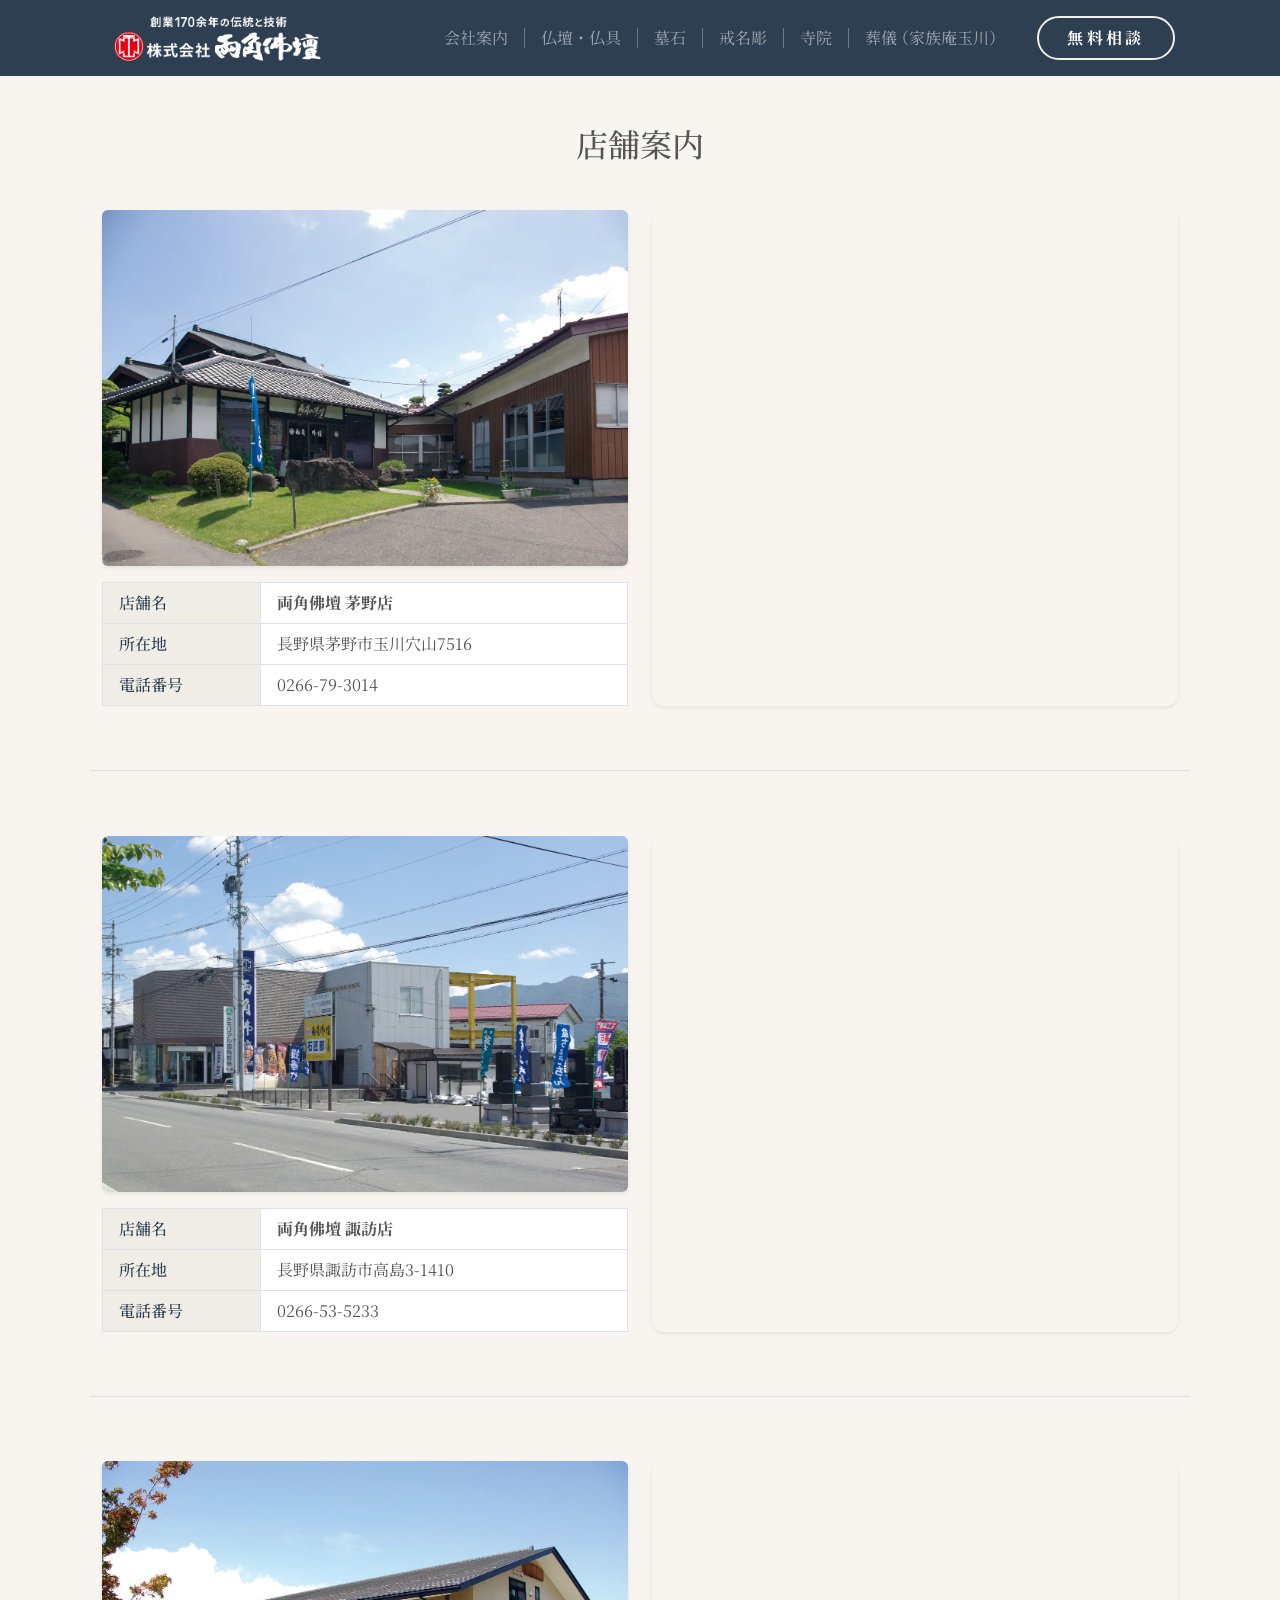
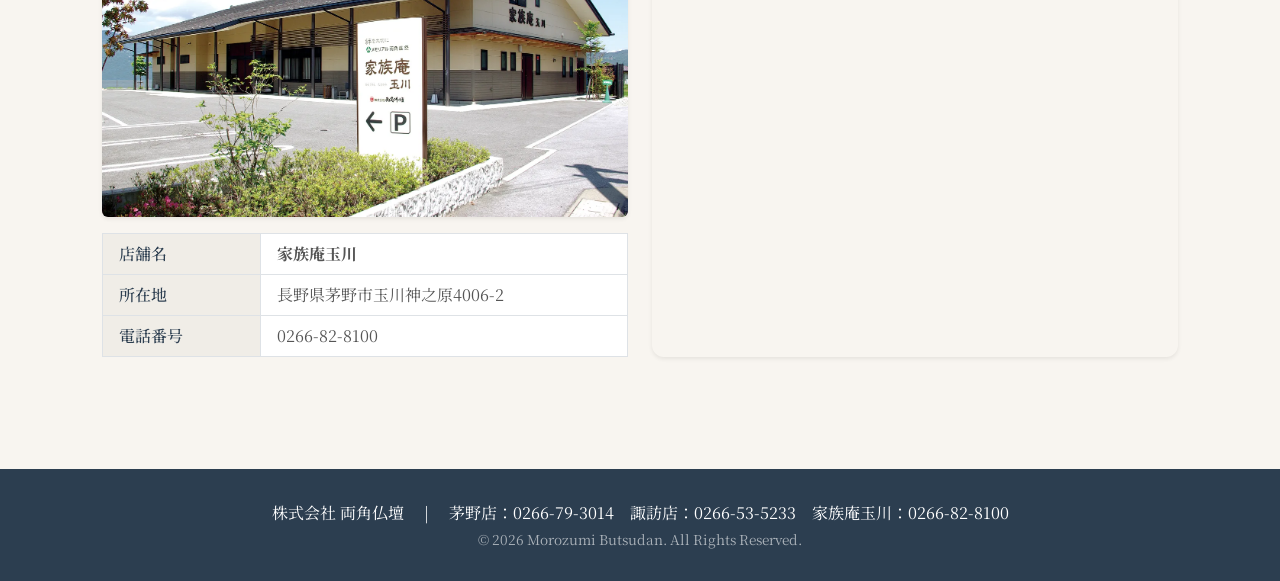
<file: company.html>
<!DOCTYPE html>
<html lang="ja">
<head>
<meta charset="utf-8">
<meta name="viewport" content="width=device-width, initial-scale=1">

<title>株式会社 両角佛壇 | 仏壇 墓石 葬儀 ≪長野県 諏訪店/茅野店≫</title>
<meta name="Description" content="両角佛壇の各店舗案内です。茅野市、諏訪市それぞれにお店があり、仏壇・墓石等を販売しております。また家族庵玉川ではご葬儀を承っております。">
<meta name="Keywords" content="両角佛壇,両角仏壇,メモリアル両角葬祭,メモリアルくらぶ,家族庵玉川,会社案内,店舗案内">

<link rel="stylesheet" href="https://cdn.jsdelivr.net/npm/bootstrap@5.3.0/dist/css/bootstrap.min.css">
<link href="https://fonts.googleapis.com/css2?family=Noto+Serif+JP:wght@300;500;700&display=swap" rel="stylesheet">
<link rel="stylesheet" href="style.css">
<meta name="robots" content="noindex,nofollow"><!-- 公開してるが検索されないタグ。本公開する時に消す -->
</head>

<body>

<!-- ヘッダー -->
<header id="header-include"></header>

<main class="container my-5 fade-in">
  <h2 class="text-center mb-5 serif fade-in">店舗案内</h2>

  <section class="row shop-section fade-in">
    <div class="col-lg-6 d-flex flex-column">
      <img src="img/ex_chino.webp" alt="両角仏壇 茅野店 外観" class="img-fluid rounded shadow-sm mb-3">
      <table class="table table-bordered table-shop m-0">
        <tbody>
          <tr><th>店舗名</th><td class="fw-bold">両角佛壇 茅野店</td></tr>
          <tr><th>所在地</th><td>長野県茅野市玉川穴山7516</td></tr>
          <tr><th>電話番号</th><td>0266-79-3014</td></tr>
        </tbody>
      </table>
    </div>
    <div class="col-lg-6">
      <div class="ratio ratio-16x9 h-100 shadow-sm map-container" style="border-radius: 12px; overflow: hidden;">
        <iframe src="https://www.google.com/maps/embed?pb=!1m18!1m12!1m3!1d2130.0251880919427!2d138.20815265635756!3d35.983304399871784!2m3!1f0!2f0!3f0!3m2!1i1024!2i768!4f13.1!3m3!1m2!1s0x601c5a84c75d76e7%3A0x549e9394e11ee28!2z44Oh44Oi44Oq44Ki44Or5Lih6KeS6JGs56Wt6IyF6YeO5bqX!5e0!3m2!1sja!2sjp!4v1774249279473!5m2!1sja!2sjp" style="border:0;" allowfullscreen="" loading="lazy"></iframe>
      </div>
    </div>
  </section>

  <section class="row shop-section fade-in">
    <div class="col-lg-6 d-flex flex-column">
      <img src="img/ex_suwa.webp" alt="両角仏壇 諏訪店 外観" class="img-fluid rounded shadow-sm mb-3">
      <table class="table table-bordered table-shop m-0">
        <tbody>
          <tr><th>店舗名</th><td class="fw-bold">両角佛壇 諏訪店</td></tr>
          <tr><th>所在地</th><td>長野県諏訪市高島3-1410</td></tr>
          <tr><th>電話番号</th><td>0266-53-5233</td></tr>
        </tbody>
      </table>
    </div>
    <div class="col-lg-6">
      <div class="ratio ratio-16x9 h-100 shadow-sm map-container" style="border-radius: 12px; overflow: hidden;">
        <iframe src="https://www.google.com/maps/embed?pb=!1m18!1m12!1m3!1d3226.2810184560303!2d138.10376807564086!3d36.03784697247428!2m3!1f0!2f0!3f0!3m2!1i1024!2i768!4f13.1!3m3!1m2!1s0x601c55b8de333637%3A0x131256068cee2f82!2z5Lih6KeS5LuP5aOH6KuP6Kiq5bqX!5e0!3m2!1sja!2sjp!4v1774249588110!5m2!1sja!2sjp" style="border:0;" allowfullscreen="" loading="lazy"></iframe>
      </div>
    </div>
  </section>

  <section class="row shop-section fade-in">
    <div class="col-lg-6 d-flex flex-column">
      <img src="img/ex_kazoku.webp" alt="家族庵玉川 外観" class="img-fluid rounded shadow-sm mb-3">
      <table class="table table-bordered table-shop m-0">
        <tbody>
          <tr><th>店舗名</th><td class="fw-bold">家族庵玉川</td></tr>
          <tr><th>所在地</th><td>長野県茅野市玉川神之原4006-2</td></tr>
          <tr><th>電話番号</th><td>0266-82-8100</td></tr>
        </tbody>
      </table>
    </div>
    <div class="col-lg-6">
      <div class="ratio ratio-16x9 h-100 shadow-sm map-container" style="border-radius: 12px; overflow: hidden;">
        <iframe src="https://www.google.com/maps/embed?pb=!1m18!1m12!1m3!1d3228.3029256037894!2d138.18681927563864!3d35.98846427248971!2m3!1f0!2f0!3f0!3m2!1i1024!2i768!4f13.1!3m3!1m2!1s0x601c509acdb827f1%3A0xaf942eb724aa07d3!2z5a625peP5bq1546J5bedKOODoeODouODquOCouODq-S4oeinkuiRrOelrSk!5e0!3m2!1sja!2sjp!4v1774249321870!5m2!1sja!2sjp" style="border:0;" allowfullscreen="" loading="lazy"></iframe>
      </div>
    </div>
  </section>
</main>

<!-- フッター -->
<footer id="footer-include"></footer>

<script src="https://cdn.jsdelivr.net/npm/bootstrap@5.3.0/dist/js/bootstrap.bundle.min.js"></script>
<script src="script.js"></script>

</body>
</html>
</file>
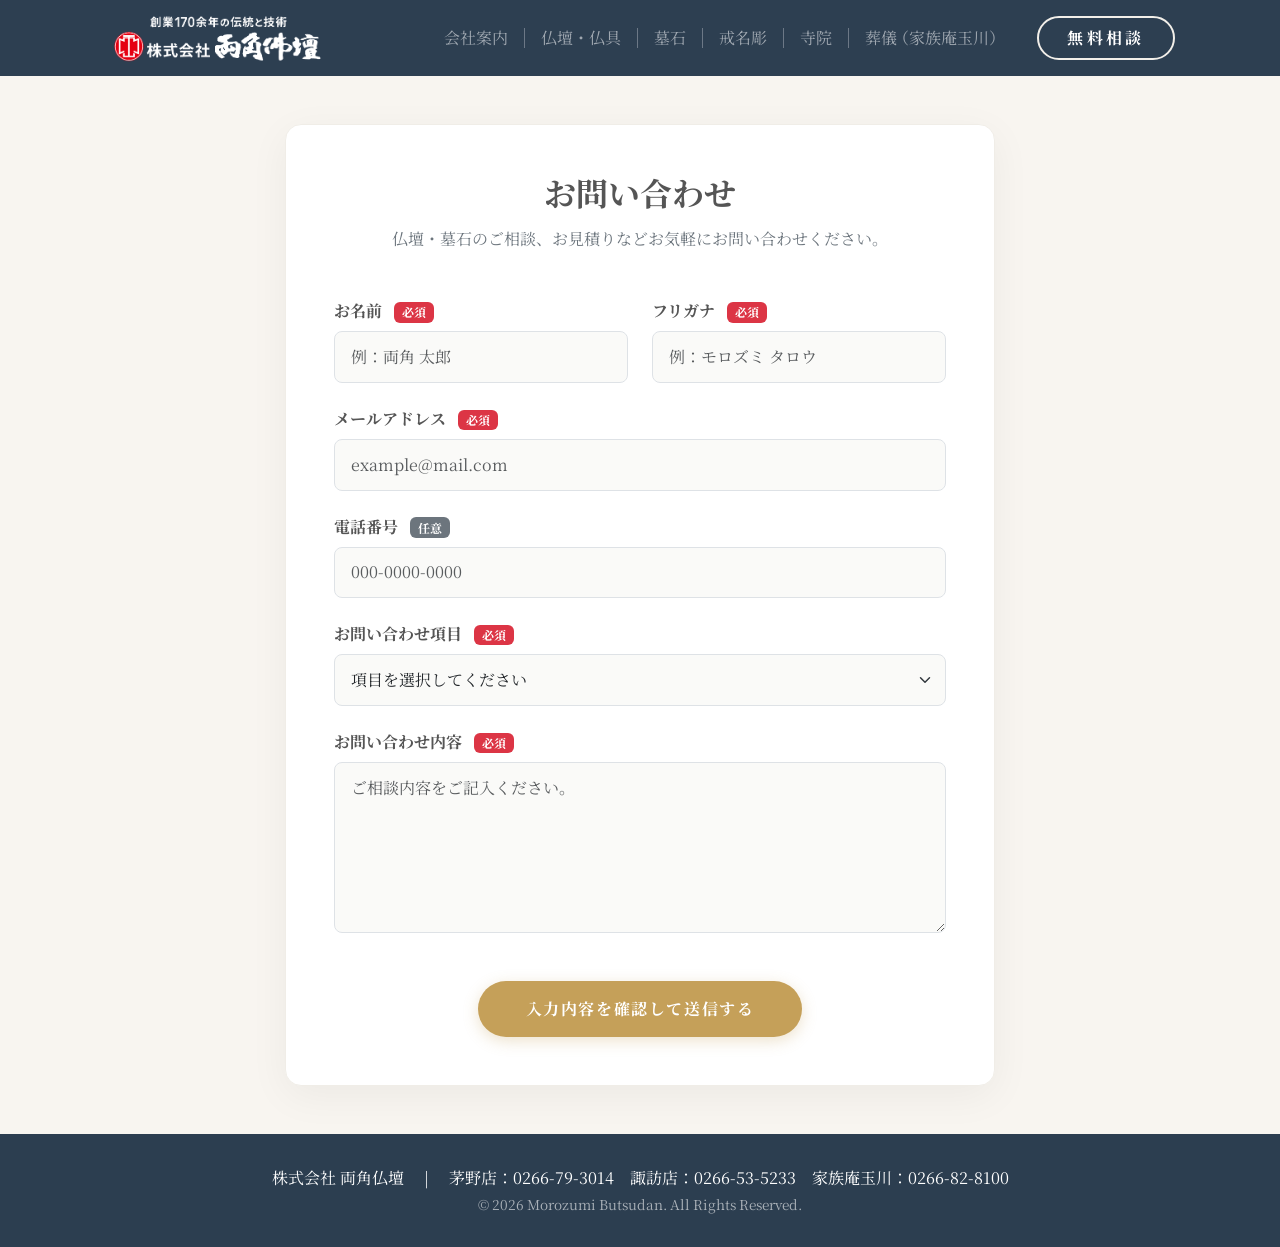
<file: contact.html>
<!DOCTYPE html>
<html lang="ja">
<head>
<meta charset="utf-8">
<meta name="viewport" content="width=device-width, initial-scale=1">
<title>お問い合わせ | 株式会社 両角佛壇</title>
<meta name="Description" content="両角仏壇お問い合わせフォームです。仏壇・墓石・葬儀のことなど、なんでもお気軽にご相談ください。">
<link rel="stylesheet" href="https://cdn.jsdelivr.net/npm/bootstrap@5.3.0/dist/css/bootstrap.min.css">
<link rel="stylesheet" href="https://cdn.jsdelivr.net/npm/bootstrap-icons@1.10.5/font/bootstrap-icons.css">
<link href="https://fonts.googleapis.com/css2?family=Noto+Serif+JP:wght@300;500;700&display=swap" rel="stylesheet">
<link rel="stylesheet" href="style.css">
<meta name="robots" content="noindex,nofollow"><!-- 公開してるが検索されないタグ。本公開する時に消す -->
<style>
  .btn-consult-fixed { display: none !important; }
</style>
</head>

<body>

<header id="header-include"></header>

<main class="container my-5 fade-in">
  <div class="row justify-content-center">
    <div class="col-lg-8">
      <div class="contact-card">
        <div class="contact-header text-center mb-5">
          <h2 class="fw-bold">お問い合わせ</h2>
          <p class="text-secondary mt-3">仏壇・墓石のご相談、お見積りなど<br class="d-sm-none">お気軽にお問い合わせください。</p>
        </div>
    
        <form action="https://soft-bar-b52b.vchama8.workers.dev/" method="POST" onsubmit="return confirm('この内容で送信してもよろしいですか？')">
          <div class="row g-4">
            <div class="col-md-6">
              <label class="form-label fw-bold">お名前 <span class="badge bg-danger ms-2">必須</span></label>
              <input type="text" name="name" class="form-control custom-input" placeholder="例：両角 太郎" required>
            </div>
    
            <div class="col-md-6">
              <label class="form-label fw-bold">フリガナ <span class="badge bg-danger ms-2">必須</span></label>
              <input type="text" name="kana" class="form-control custom-input" placeholder="例：モロズミ タロウ" required>
            </div>

            <div class="col-12">
              <label class="form-label fw-bold">メールアドレス <span class="badge bg-danger ms-2">必須</span></label>
              <input type="email" name="email" class="form-control custom-input" placeholder="example@mail.com" required>
            </div>

            <div class="col-12">
              <label class="form-label fw-bold">電話番号 <span class="badge bg-secondary ms-2">任意</span></label>
              <input type="tel" name="tel" class="form-control custom-input"
                    placeholder="000-0000-0000"
                    inputmode="tel"
                    autocomplete="tel">
            </div>

            <div class="col-12">
              <label class="form-label fw-bold">お問い合わせ項目 <span class="badge bg-danger ms-2">必須</span></label>
              <select name="item" class="form-select custom-input" required>
                <option value="" selected disabled>項目を選択してください</option>
                <option value="資料請求">資料請求</option>
                <option value="仏壇・仏具について">仏壇・仏具について</option>
                <option value="墓石について">墓石について</option>
                <option value="葬儀について">葬儀について</option>
                <option value="終活相談">終活相談</option>
                <option value="その他">その他</option>
              </select>
            </div>

            <div class="col-12">
              <label class="form-label fw-bold">お問い合わせ内容 <span class="badge bg-danger ms-2">必須</span></label>
              <textarea name="message" class="form-control custom-input" rows="6" placeholder="ご相談内容をご記入ください。" required></textarea>
            </div>

            <div class="col-12 text-center mt-5">
              <button type="submit" class="btn-submit">入力内容を確認して送信する</button>
            </div>
          </div>
        </form>
      </div>
    </div>
  </div>
</main>

<footer id="footer-include"></footer>

<script src="https://cdn.jsdelivr.net/npm/bootstrap@5.3.0/dist/js/bootstrap.bundle.min.js"></script>
<script src="script.js"></script>
</body>
</html>
</file>
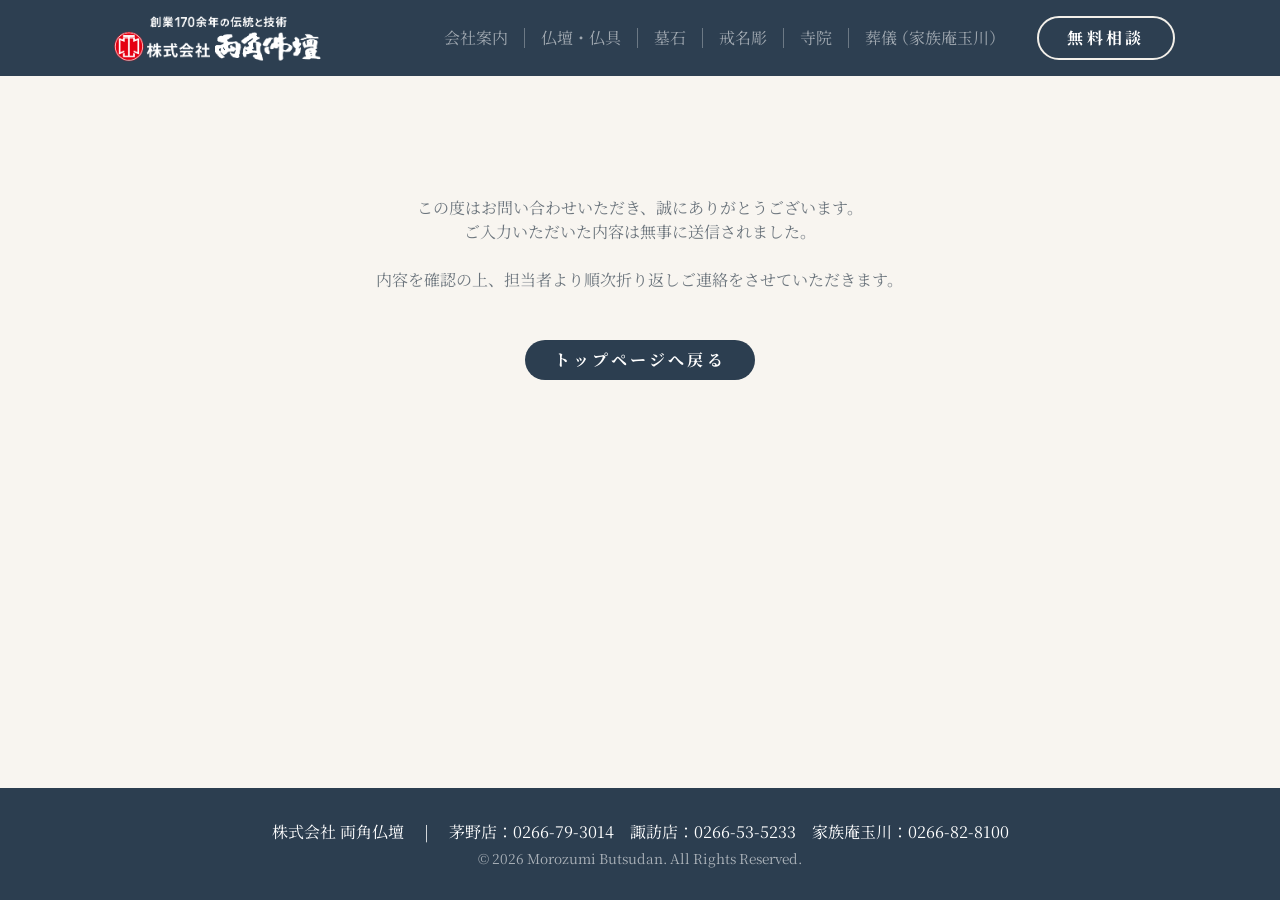
<file: thanks.html>
<!DOCTYPE html>
<html lang="ja">
<head>
<meta charset="utf-8">
<meta name="viewport" content="width=device-width, initial-scale=1">
<title>送信完了 | 株式会社 両角佛壇</title>
<link rel="stylesheet" href="https://cdn.jsdelivr.net/npm/bootstrap@5.3.0/dist/css/bootstrap.min.css">
<link href="https://fonts.googleapis.com/css2?family=Noto+Serif+JP:wght@300;500;700&display=swap" rel="stylesheet">
<link rel="stylesheet" href="style.css">
<meta name="robots" content="noindex,nofollow"><!-- 公開してるが検索されないタグ。本公開する時に消す -->
</head>

<body>

<header id="header-include"></header>

<main class="container my-5 fade-in is-visible">
  <div class="row justify-content-center text-center">
    <div class="col-lg-8 py-5">
      <div class="mb-4">
        <i class="bi bi-check-circle-fill" style="font-size: 4rem; color: #C5A059;"></i>
      </div>
      <p class="text-secondary leading-loose mb-5">
        この度はお問い合わせいただき、誠にありがとうございます。<br>
        ご入力いただいた内容は無事に送信されました。<br><br>
        内容を確認の上、担当者より順次<br class="d-sm-none">折り返しご連絡をさせていただきます。
      </p>
      <a href="index.html" class="btn-consult" style="background: #2c3e50; border: none; color: #fff !important;">
        トップページへ戻る
      </a>
    </div>
  </div>
</main>

<footer id="footer-include"></footer>

<script src="https://cdn.jsdelivr.net/npm/bootstrap@5.3.0/dist/js/bootstrap.bundle.min.js"></script>
<script src="script.js"></script>
</body>
</html>
</file>
<file: style.css>
/* ==========================================
   1. GLOBAL (共通設定: body, fonts, animation)
   ========================================== */

body {
  font-family: 'Noto Serif JP', serif;
  background-color: #f8f5f0;
  color: #555;
  margin: 0;
  display: flex;
  flex-direction: column;
  min-height: 100vh; /* 常に画面の高さを確保 */
}

.container {
  max-width: 1100px !important; /* siteの横幅最大値 */
}

/* フェードインアニメーション */
.fade-in {
  opacity: 0;
  transform: translateY(30px);
  transition: opacity 0.8s ease-out, transform 0.8s ease-out;
  will-change: opacity, transform;
}

.fade-in.is-visible {
  opacity: 1;
  transform: translateY(0);
}

.kern {
  letter-spacing: -0.3em; /* 詰める幅を調整 */
}


/* ==========================================
   2. HEADER (ヘッダー・ナビゲーション)
   ========================================== */

header {
  background: rgba(44, 62, 80, 0.9) !important; 
  position: sticky;
  top: 0;
  z-index: 1000;
}

.navbar-nav .nav-item {
  position: relative;
  display: flex;
  align-items: center;
}

/* ヘッダー全体の左右に少し遊びを作る */
.navbar.container {
  padding-left: 15px !important;
  padding-right: 15px !important;
}

/* ロゴ画像自体が端に寄りすぎないように調整 */
.navbar-brand {
  margin-left: 5px;
}

/* 無料相談ボタン */
.btn-consult {
  background: transparent;
  border: 2px solid #F2EFE9;
  color: #F2EFE9; /* 初期状態の文字色を固定 */
  border-radius: 50px;
  padding: 0.5rem 1.8rem;
  font-weight: bold;
  letter-spacing: 0.2em;
  transition: all 0.3s ease; /* 変化を滑らかにするために追加 */
  text-decoration: none; /* リンクの下線を消す */
  display: inline-block;
}
.btn-submit:hover {
  background: rgba(197, 160, 89, 0.9); /* 少し透かす */
  transform: translateY(-2px);
  box-shadow: 0 6px 20px rgba(197, 160, 89, 0.4);
}
.btn-consult:hover {
  background-color: #F2EFE9 !important; /* 背景を白（琥珀寄りの白）に */
  color: #2c3e50 !important;           /* 文字色を鉄紺色に */
  transform: translateY(-2px);          /* 少し浮き上がらせる */
  box-shadow: 0 4px 15px rgba(0, 0, 0, 0.2); /* 影をつけて立体感を出す */
}

/* PCサイズのみ縦線を表示 */
@media (min-width: 992px) {
  .navbar-nav .nav-item:not(:last-child)::after {
    content: "";
    display: inline-block;
    width: 1px;
    height: 1.2rem;
    background-color: rgba(255, 255, 255, 0.3);
    margin: 0 0.5rem;
  }
  .btn-consult-fixed {
    display: none;
  }
}


/* ==========================================
   3.ツールチップのカスタマイズ
   ========================================== */

.tooltip {
  z-index: 2000 !important;
}

/* 吹き出し本体 */
.tooltip-inner {
  background-color: rgba(197, 160, 89, 0.85) !important; /* 琥珀色 */
  backdrop-filter: blur(4px); /* すりガラス効果を追加 */
  color: #fff !important;
  font-family: 'Noto Serif JP', serif;
  font-size: 0.8rem;
  padding: 8px 15px;
  border-radius: 4px;
  box-shadow: 0 4px 10px rgba(0,0,0,0.15);
  white-space: nowrap; /* 文字を改行させず1行に強制する */
  max-width: none; /* 横幅の制限を解除する */
}

/* 矢印部分：下の位置(bottom)に表示される時 */
.bs-tooltip-bottom .tooltip-arrow::before,
.bs-tooltip-auto[data-popper-placement^=bottom] .tooltip-arrow::before {
  border-bottom-color: #C5A059 !important;
}

/* 矢印部分：上の位置(top)に表示される時 */
.bs-tooltip-top .tooltip-arrow::before,
.bs-tooltip-auto[data-popper-placement^=top] .tooltip-arrow::before {
  border-top-color: #C5A059 !important;
}


/* ==========================================
   4. HERO (ヒーローセクション)
   ========================================== */

.hero {
  min-height: 60vh;
  margin-bottom: 0; /* 下の余白をゼロに固定 */
  display: flex;
  align-items: center;
  background:
    linear-gradient(to bottom,
    rgba(248,245,240,0) 75%, #f8f5f0 100%),
    url("img/top_b.webp") center  / cover no-repeat; /* 位置を下に固定 */
}

.hero h1 {
  margin-top: -8vh;
  font-size: 2.5rem;
  line-height: 1.3;
  letter-spacing: 0.0em; /* 文字間の設定 */
}

.hero p {
  font-size: 1.2rem;
  margin-top: 1.5rem;
  font-weight: 500;
}


/* ==========================================
   5. CONTENTS (新着情報、グリッド、テーブル)
   ========================================== */

/* メインコンテンツを自動で伸ばす設定から、新着情報を除外 */
section:not(header):not(footer):not(.news-section) {
  flex: 1;
}

/* 新着情報の窓化（スクロール） */
.news-scroll {
  max-height: 170px;
  overflow-y: auto;
  border: 1px solid #dee2e6;
  background: #fff;
}

/* 新着情報セクションを上に引き上げる設定を追記 */
.news-section {
  margin-top: -4rem; /* ヒーローセクションに少し重ねる */
  position: relative; /* 重なりの順序を正しく保つ */
  z-index: 10;
}

.list-group-item {
  display: flex;
  align-items: flex-start;
  gap: 1rem;
  padding: 12px 15px;
}

.news-date {
  flex: 0 0 80px;
  font-family: sans-serif;
  font-weight: 500;
  color: #666;
}

/* グリッド（カード） */
.bento-grid {
  display: grid;
  grid-template-columns: repeat(2, 1fr); /* 3列から2列に変更 */
  gap: 3.5rem; /* 隙間拡大 */
  padding: 3rem 1rem;
}

/* カード全体のリンク装飾を解除 */
.bento-grid a {
  text-decoration: none; /* 下線を消す */
  color: inherit;        /* 親要素の色（#555）を引き継ぐ */
  display: block;        /* aタグをカード全体のサイズに広げる */
  height: 100%;
}

/* ホバーした時に文字色が変わらないように固定 */
.bento-grid a:hover {
  color: inherit;
}

.card {
  border: none;
  border-radius: 16px;
  box-shadow: 0 10px 25px rgba(0,0,0,0.08);
  transition: 0.3s;
  overflow: hidden;
  display: flex;       /* 中身を整列させる */
  flex-direction: column; /* 縦方向に並べる */
  height: 100%;       /* ★重要：親（グリッド）の高さまで強制的に伸ばす */
}

/* カード内の画像サイズを一定に揃える設定 */
.card-img-wrapper {
  width: 100%;
  height: 450px; /* ★ここでお好みの高さに固定できます */
  overflow: hidden;
}

.card-img-top {
  width: 100%;
  height: 100%;
  object-fit: cover; /* ★画像を引き伸ばさず、枠いっぱいに綺麗に収める */
  transition: transform 0.3s ease;
}

/* ホバー時に画像を少しズームさせる演出（お好みで） */
.card:hover .card-img-top {
  transform: scale(1.05);
}

.card:hover { transform: translateY(-8px); }

/* 店舗案内用テーブル */
.table-shop th {
  background-color: #f0ede7;
  width: 30%;
  padding-left: 1rem;
}

.table-shop td { padding-left: 1rem; }

.map-container {
  height: 100%; /* 親要素（row）の高さに合わせる */
  min-height: 450px;
  position: relative; /* 重なりを制御するための基準 */
  z-index: 1; /* 他の主要パーツ（header/footer）より低い値にする */
  overflow: hidden; /* 枠からはみ出さないようにする */
  border-radius: 8px; /* 角を少し丸めると画像と馴染みます */
}

/* --- 下の方にある「レイアウト調整用追加スタイル」 --- */
.shop-section {
  border-bottom: 1px solid #dee2e6;
  padding-bottom: 4rem; /* 下線までの余白を広げる */
  margin-bottom: 4rem; /* 次のセクション（画像）までの距離を広げる */
}

.shop-section:last-child {
  border-bottom: none;
  margin-bottom: 0;
}

.contact-card {
  background: #fff;
  padding: 3rem;
  border-radius: 16px;
  box-shadow: 0 10px 40px rgba(0,0,0,0.05); /* indexのcardより少し深い影 */
  border: 1px solid #f0ede7;
}

.custom-input {
  border: 1px solid #dee2e6;
  padding: 0.8rem 1rem;
  border-radius: 8px;
  background-color: #fafaf8;
  transition: all 0.3s ease;
}

.custom-input:focus {
  border-color: #C5A059; /* 琥珀色 */
  box-shadow: 0 0 0 0.25rem rgba(197, 160, 89, 0.1);
  background-color: #fff;
}

.btn-submit {
  background: #C5A059; /* 琥珀色 */
  color: #fff;
  border: none;
  border-radius: 50px;
  padding: 1rem 3rem;
  font-weight: bold;
  letter-spacing: 0.1em;
  transition: all 0.3s ease;
  box-shadow: 0 4px 15px rgba(197, 160, 89, 0.3);
}

.btn-submit:hover {
  background: rgba(197, 160, 89, 0.9) !important; 
  transform: translateY(-2px);
  box-shadow: 0 6px 20px rgba(197, 160, 89, 0.4);
}

/* 確認画面のテーブル調整 */
.table th {
  font-weight: 500;
  color: #2c3e50; /* 鉄紺色 */
  vertical-align: middle;
}
.table td {
  color: #555;
}


/* ==========================================
   6. FOOTER (フッター)
   ========================================== */

#footer-include {
  background-color: #2c3e50;
  color: white;
  padding: 2rem 1rem;
  margin-top: auto; /* コンテンツが少なくても下に配置 */
  text-align: center;
}

#footer-include .text-secondary {
  color: rgba(255, 255, 255, 0.6) !important; 
}


/* ==========================================
   7. RESPONSIVE (スマホ・タブレット調整)
   ========================================== */

/* 中サイズ（タブレット・スマホ共通） */
@media (max-width: 991px) {

  /* PC用のヘッダー内ボタンを非表示にする（任意） */
  /* ヘッダーにも残したい場合は、この display: none は不要です */
  header .btn-consult {
    display: none;
  }

  /* 画面下部固定のスタイル */
  .btn-consult-fixed {
    display: flex;
    align-items: center;
    justify-content: center;
    position: fixed;
    bottom: 20px;       /* 下からの距離 */
    left: 5%;           /* 左右の余白 */
    right: 5%;
    width: 90%;         /* 横幅いっぱいに近いサイズ */
    height: 60px;
    z-index: 1050;      /* 他の要素より前面に */
    background: rgba(197, 160, 89, 0.9) !important;
    backdrop-filter: blur(8px);
    -webkit-backdrop-filter: blur(8px); /* Safari対応用に追加 */
    color: #fff !important;
    border: none;
    border-radius: 50px;
    font-size: 1.1rem;
    font-weight: bold;
    letter-spacing: 0.15em;
    text-decoration: none;
    box-shadow: 0 8px 20px rgba(0,0,0,0.2); /* 浮いている感じを出す影 */
  }

  /* ページ最下部でフッターと重ならないための微調整 */
  body {
    padding-bottom: 80px; 
  }

  .offcanvas {
    width: 240px !important; /* 窓枠を少しスリムに */
    background-color: #2c3e50 !important;
  }
  
  /* ヘッダーのメニュー項目を中央に寄せる */
  .navbar-nav {
    padding-left: 1.5rem; /* 左端に少し余白を作る */
    padding-right: 1.5rem; /* 右端に少し余白を作る */
  }
  .navbar-nav .nav-item {
    justify-content: flex-start; /* flex-endで右、flex-startで左に寄せる */
  }

  .navbar-nav .nav-link {
    font-size: 1.1rem;
    padding: 1rem 0;
    display: block; /* 項目を横幅いっぱいの「ブロック」にする */
    width: 100%; /* 幅を100%に固定 */
    border-bottom: 1px solid rgba(255, 255, 255, 0.1);
  }

  /* ハンバーガーボタンも少し内側に */
  .navbar-toggler {
    margin-right: 5px;
  }

  .navbar-nav .nav-item::after {
    display: none !important; /* PC用の縦線を消す */
  }
  
  /* フッターの改行対応 */
  .footer-info {
    display: flex;
    flex-direction: column;
    gap: 0.5rem;
  }
  .footer-divider { display: none; }
  .footer-shops { font-size: 0.9rem; }
  .bento-grid { 
    grid-template-columns: repeat(2, 1fr); /* グリッド */
    gap: 1.5rem; /* 隙間の広さ */
  }

  /* 地図 */
  .map-container {
    height: 350px !important;
    min-height: 350px !important;
    margin-top: 1rem;
    margin-bottom: 2rem; /* 下の画像との間にしっかり隙間を作る */
  }

  /* 店舗セクションごとの区切りを明確にする */
  .shop-section {
    padding-bottom: 2rem;
    margin-bottom: 3rem; /* セクション同士の間隔を広げる */
  }
}

/* 小サイズ（スマホ） */
@media (max-width: 576px) {
  .hero { min-height: 55vh; }
  .hero h1 { font-size: 2rem; }
  .list-group-item { flex-direction: column; gap: 0.2rem; }
  .news-date { flex: none; font-size: 0.85rem; }
  .bento-grid { grid-template-columns: 1fr; }
  .bento-grid a:active .card { opacity: 0.7; transition: 0s } /* スマホでタップした瞬間だけ、少し暗くする */
  .navbar-brand img { height: 40px; }
  .card-img-wrapper { height: 300px; } /* 画像の高さもスマホに合わせて少し抑える */
  .contact-card {
    padding: 1.5rem; /* スマホでは余白を狭く */
    border-radius: 0; /* 画面端まで広げる */
    margin: 0 -0.75rem;    /* Bootstrapのcontainerの余白に合わせる */
  }
  .btn-submit { width: 100%; } /* ボタンを横幅いっぱいに */ 
}


/* ==========================================
   8. スマホ・タブレット用ツールチップ常時表示
   ========================================== */
@media (max-width: 991px) {
  /* 1. 親要素：高さを他の項目と揃える */
  .navbar-nav .nav-link[data-bs-toggle="tooltip"] {
    position: relative !important;
    display: block !important;
    text-align: left !important;
    /* 他の項目と同じパディングに戻す */
    padding: 1rem 0 !important; 
    border-bottom: 1px solid rgba(255, 255, 255, 0.1) !important;
  }

  /* 2. 吹き出し本体：下ラインの真上に配置 */
  .navbar-nav .nav-link[data-bs-toggle="tooltip"]::after {
    content: attr(title) !important;
    position: absolute;
    /* 下ラインに重なるように配置 */
    bottom: -12px; 
    left: 50%;
    transform: translateX(-50%);
    
    background-color: rgba(197, 160, 89, 0.9) !important;
    color: #fff !important;
    font-size: 0.7rem !important; /* 少し小ぶりに */
    padding: 3px 10px;
    border-radius: 4px;
    white-space: nowrap;
    box-shadow: 0 2px 8px rgba(0,0,0,0.2);
    pointer-events: none;
    z-index: 100;
  }

  /* 3. 吹き出しの三角部分：本体のすぐ上に配置 */
  .navbar-nav .nav-link[data-bs-toggle="tooltip"]::before {
    content: "" !important;
    position: absolute;
    bottom: 8px; /* 本体の位置に合わせて調整 */
    left: 50%;
    transform: translateX(-50%);
    
    border-style: solid;
    border-width: 0 5px 6px 5px;
    border-color: transparent transparent rgba(197, 160, 89, 0.9) transparent;
    display: block !important;
    z-index: 101;
  }
}
</file>
